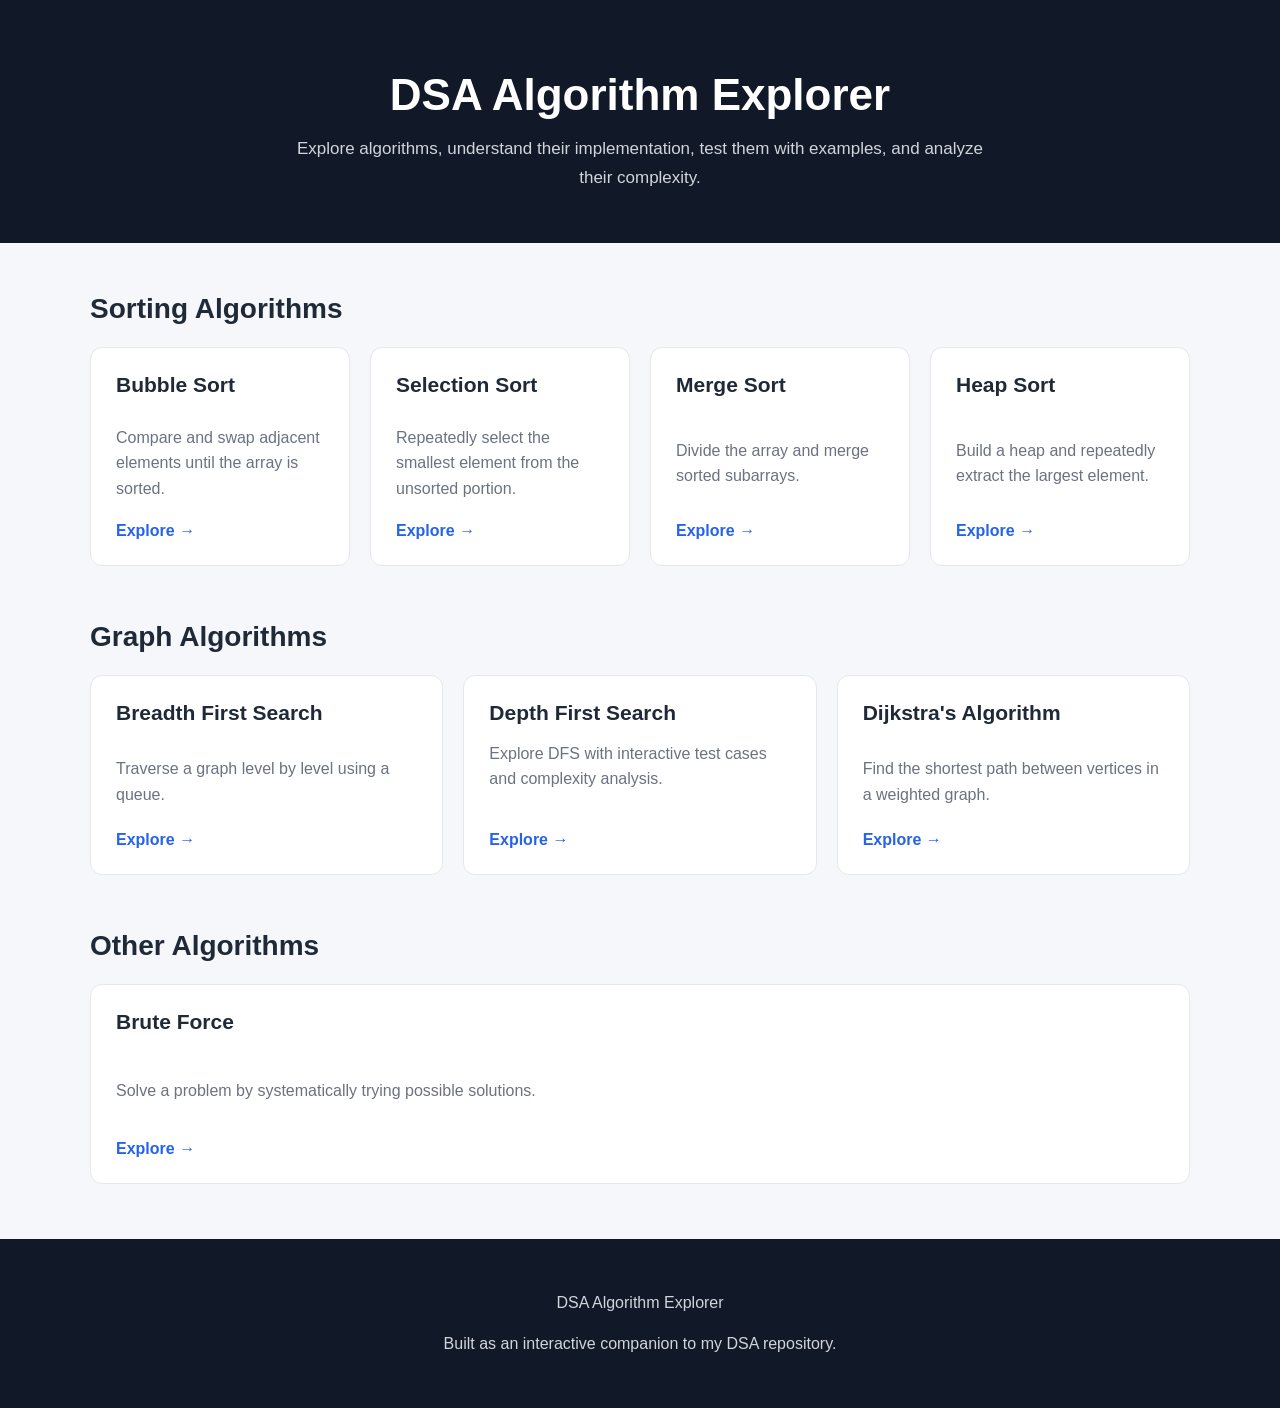
<file: index.html>
<!DOCTYPE html>
<html lang="en">

<head>
    <meta charset="UTF-8">

    <meta name="viewport"
          content="width=device-width, initial-scale=1.0">

    <title>DSA Algorithm Explorer</title>

    <link rel="stylesheet" href="style.css">
</head>

<body>

    <!-- ================= HEADER ================= -->

    <header class="hero">

        <h1>DSA Algorithm Explorer</h1>

        <p>
            Explore algorithms, understand their implementation,
            test them with examples, and analyze their complexity.
        </p>

    </header>


    <!-- ================= MAIN ================= -->

    <main class="container">


        <!-- SORTING -->

        <section class="algorithm-section">

            <h2>Sorting Algorithms</h2>

            <div class="algorithm-grid">


                <!-- Bubble Sort -->

                <a href="bubble-sort.html"
                   class="algorithm-card">

                    <h3>Bubble Sort</h3>

                    <p>
                        Compare and swap adjacent elements
                        until the array is sorted.
                    </p>

                    <span>
                        Explore →
                    </span>

                </a>


                <!-- Selection Sort -->

                <a href="selection-sort.html"
                   class="algorithm-card">

                    <h3>Selection Sort</h3>

                    <p>
                        Repeatedly select the smallest element
                        from the unsorted portion.
                    </p>

                    <span>
                        Explore →
                    </span>

                </a>


                <!-- Merge Sort -->

                <a href="merge-sort.html"
                   class="algorithm-card">

                    <h3>Merge Sort</h3>

                    <p>
                        Divide the array and merge sorted
                        subarrays.
                    </p>

                    <span>
                        Explore →
                    </span>

                </a>


                <!-- Heap Sort -->

                <a href="heap-sort.html"
                   class="algorithm-card">

                    <h3>Heap Sort</h3>

                    <p>
                        Build a heap and repeatedly extract
                        the largest element.
                    </p>

                    <span>
                        Explore →
                    </span>

                </a>

            </div>

        </section>



        <!-- GRAPH ALGORITHMS -->

        <section class="algorithm-section">

            <h2>Graph Algorithms</h2>

            <div class="algorithm-grid">


                <!-- BFS -->

                <a href="bfs.html"
                   class="algorithm-card">

                    <h3>Breadth First Search</h3>

                    <p>
                        Traverse a graph level by level
                        using a queue.
                    </p>

                    <span>
                        Explore →
                    </span>

                </a>


                <!-- DFS -->

                <a href="dfs.html" class="algorithm-card">

    <div>

        <h3>Depth First Search</h3>

        <p>
            Explore DFS with interactive test cases
            and complexity analysis.
        </p>

    </div>

    <span>Explore →</span>

</a>


                <!-- Dijkstra -->

                <a href="dijkstra.html"
                   class="algorithm-card">

                    <h3>Dijkstra's Algorithm</h3>

                    <p>
                        Find the shortest path between
                        vertices in a weighted graph.
                    </p>

                    <span>
                        Explore →
                    </span>

                </a>

            </div>

        </section>



        <!-- BRUTE FORCE -->

        <section class="algorithm-section">

            <h2>Other Algorithms</h2>

            <div class="algorithm-grid">

                <a href="bruteforce.html"
                   class="algorithm-card">

                    <h3>Brute Force</h3>

                    <p>
                        Solve a problem by systematically
                        trying possible solutions.
                    </p>

                    <span>
                        Explore →
                    </span>

                </a>

            </div>

        </section>

    </main>


    <!-- ================= FOOTER ================= -->

    <footer>

        <p>
            DSA Algorithm Explorer
        </p>

        <p>
            Built as an interactive companion to my DSA repository.
        </p>

    </footer>

</body>

</html>
</file>
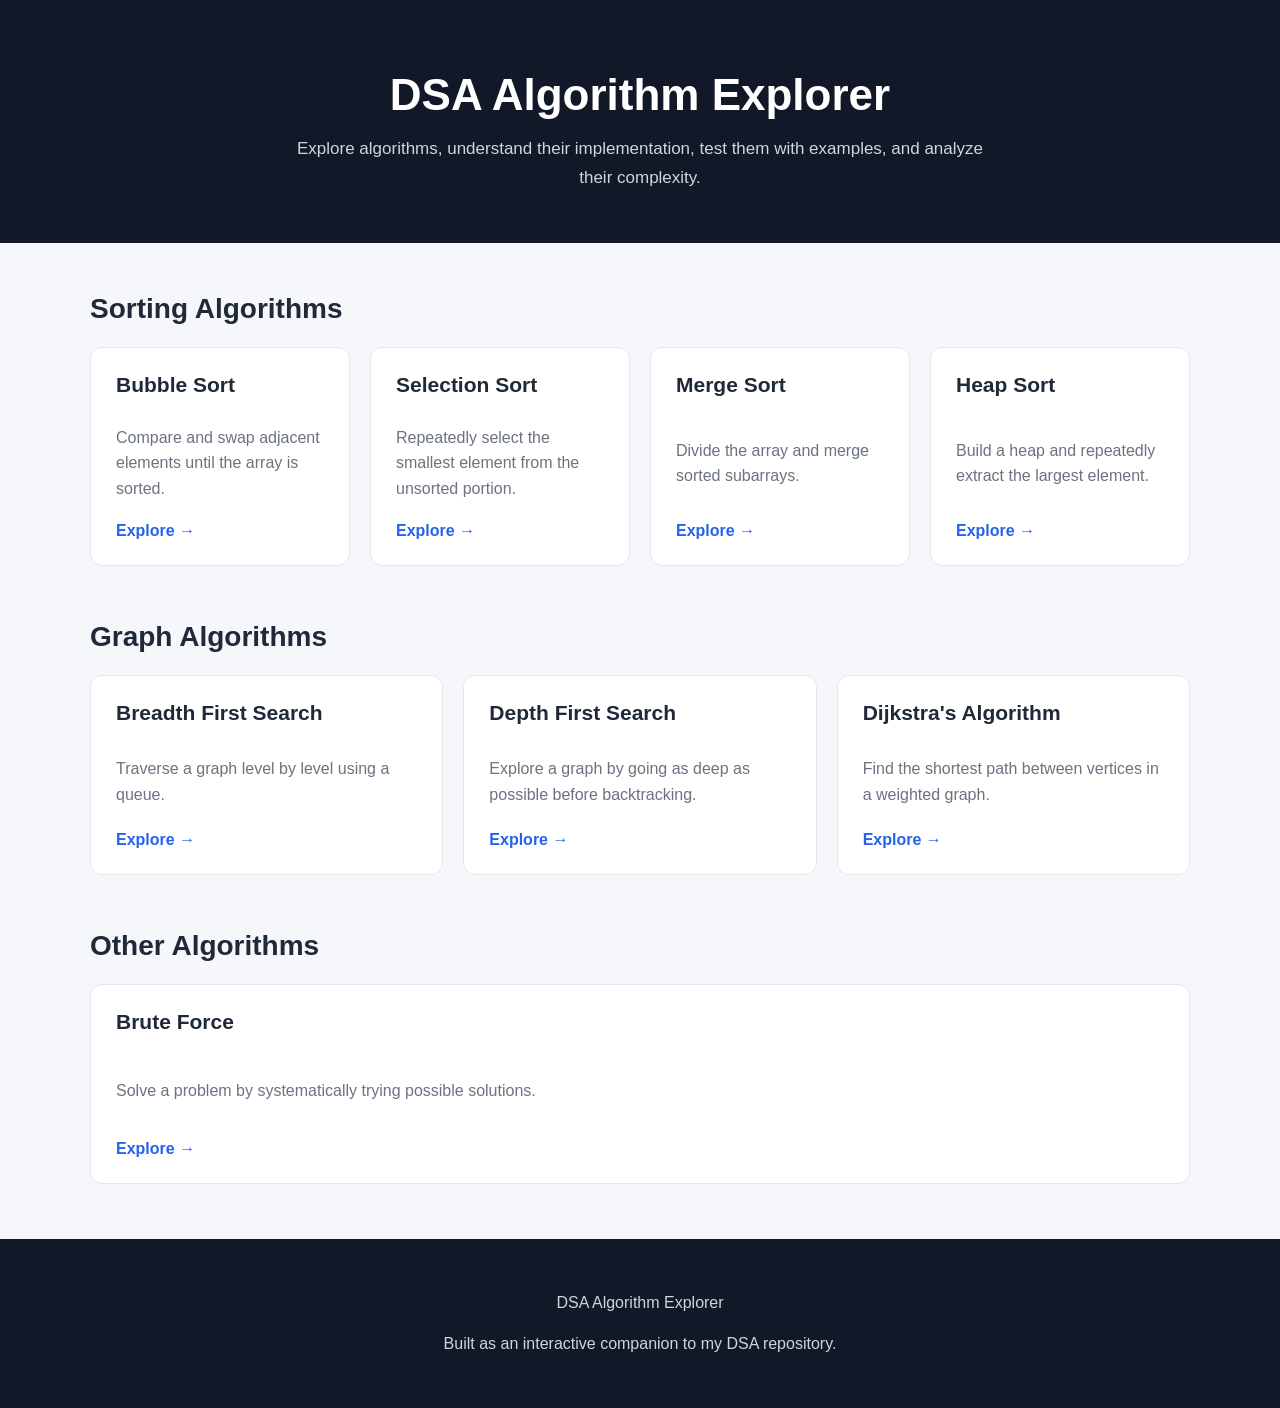
<file: website/index.html>
<!DOCTYPE html>
<html lang="en">

<head>
    <meta charset="UTF-8">

    <meta name="viewport"
          content="width=device-width, initial-scale=1.0">

    <title>DSA Algorithm Explorer</title>

    <link rel="stylesheet" href="style.css">
</head>

<body>

    <!-- ================= HEADER ================= -->

    <header class="hero">

        <h1>DSA Algorithm Explorer</h1>

        <p>
            Explore algorithms, understand their implementation,
            test them with examples, and analyze their complexity.
        </p>

    </header>


    <!-- ================= MAIN ================= -->

    <main class="container">


        <!-- SORTING -->

        <section class="algorithm-section">

            <h2>Sorting Algorithms</h2>

            <div class="algorithm-grid">


                <!-- Bubble Sort -->

                <a href="bubble-sort.html"
                   class="algorithm-card">

                    <h3>Bubble Sort</h3>

                    <p>
                        Compare and swap adjacent elements
                        until the array is sorted.
                    </p>

                    <span>
                        Explore →
                    </span>

                </a>


                <!-- Selection Sort -->

                <a href="selection-sort.html"
                   class="algorithm-card">

                    <h3>Selection Sort</h3>

                    <p>
                        Repeatedly select the smallest element
                        from the unsorted portion.
                    </p>

                    <span>
                        Explore →
                    </span>

                </a>


                <!-- Merge Sort -->

                <a href="merge-sort.html"
                   class="algorithm-card">

                    <h3>Merge Sort</h3>

                    <p>
                        Divide the array and merge sorted
                        subarrays.
                    </p>

                    <span>
                        Explore →
                    </span>

                </a>


                <!-- Heap Sort -->

                <a href="heap-sort.html"
                   class="algorithm-card">

                    <h3>Heap Sort</h3>

                    <p>
                        Build a heap and repeatedly extract
                        the largest element.
                    </p>

                    <span>
                        Explore →
                    </span>

                </a>

            </div>

        </section>



        <!-- GRAPH ALGORITHMS -->

        <section class="algorithm-section">

            <h2>Graph Algorithms</h2>

            <div class="algorithm-grid">


                <!-- BFS -->

                <a href="bfs.html"
                   class="algorithm-card">

                    <h3>Breadth First Search</h3>

                    <p>
                        Traverse a graph level by level
                        using a queue.
                    </p>

                    <span>
                        Explore →
                    </span>

                </a>


                <!-- DFS -->

                <a href="dfs.html"
                   class="algorithm-card">

                    <h3>Depth First Search</h3>

                    <p>
                        Explore a graph by going as deep as
                        possible before backtracking.
                    </p>

                    <span>
                        Explore →
                    </span>

                </a>


                <!-- Dijkstra -->

                <a href="dijkstra.html"
                   class="algorithm-card">

                    <h3>Dijkstra's Algorithm</h3>

                    <p>
                        Find the shortest path between
                        vertices in a weighted graph.
                    </p>

                    <span>
                        Explore →
                    </span>

                </a>

            </div>

        </section>



        <!-- BRUTE FORCE -->

        <section class="algorithm-section">

            <h2>Other Algorithms</h2>

            <div class="algorithm-grid">

                <a href="bruteforce.html"
                   class="algorithm-card">

                    <h3>Brute Force</h3>

                    <p>
                        Solve a problem by systematically
                        trying possible solutions.
                    </p>

                    <span>
                        Explore →
                    </span>

                </a>

            </div>

        </section>

    </main>


    <!-- ================= FOOTER ================= -->

    <footer>

        <p>
            DSA Algorithm Explorer
        </p>

        <p>
            Built as an interactive companion to my DSA repository.
        </p>

    </footer>

</body>

</html>
</file>
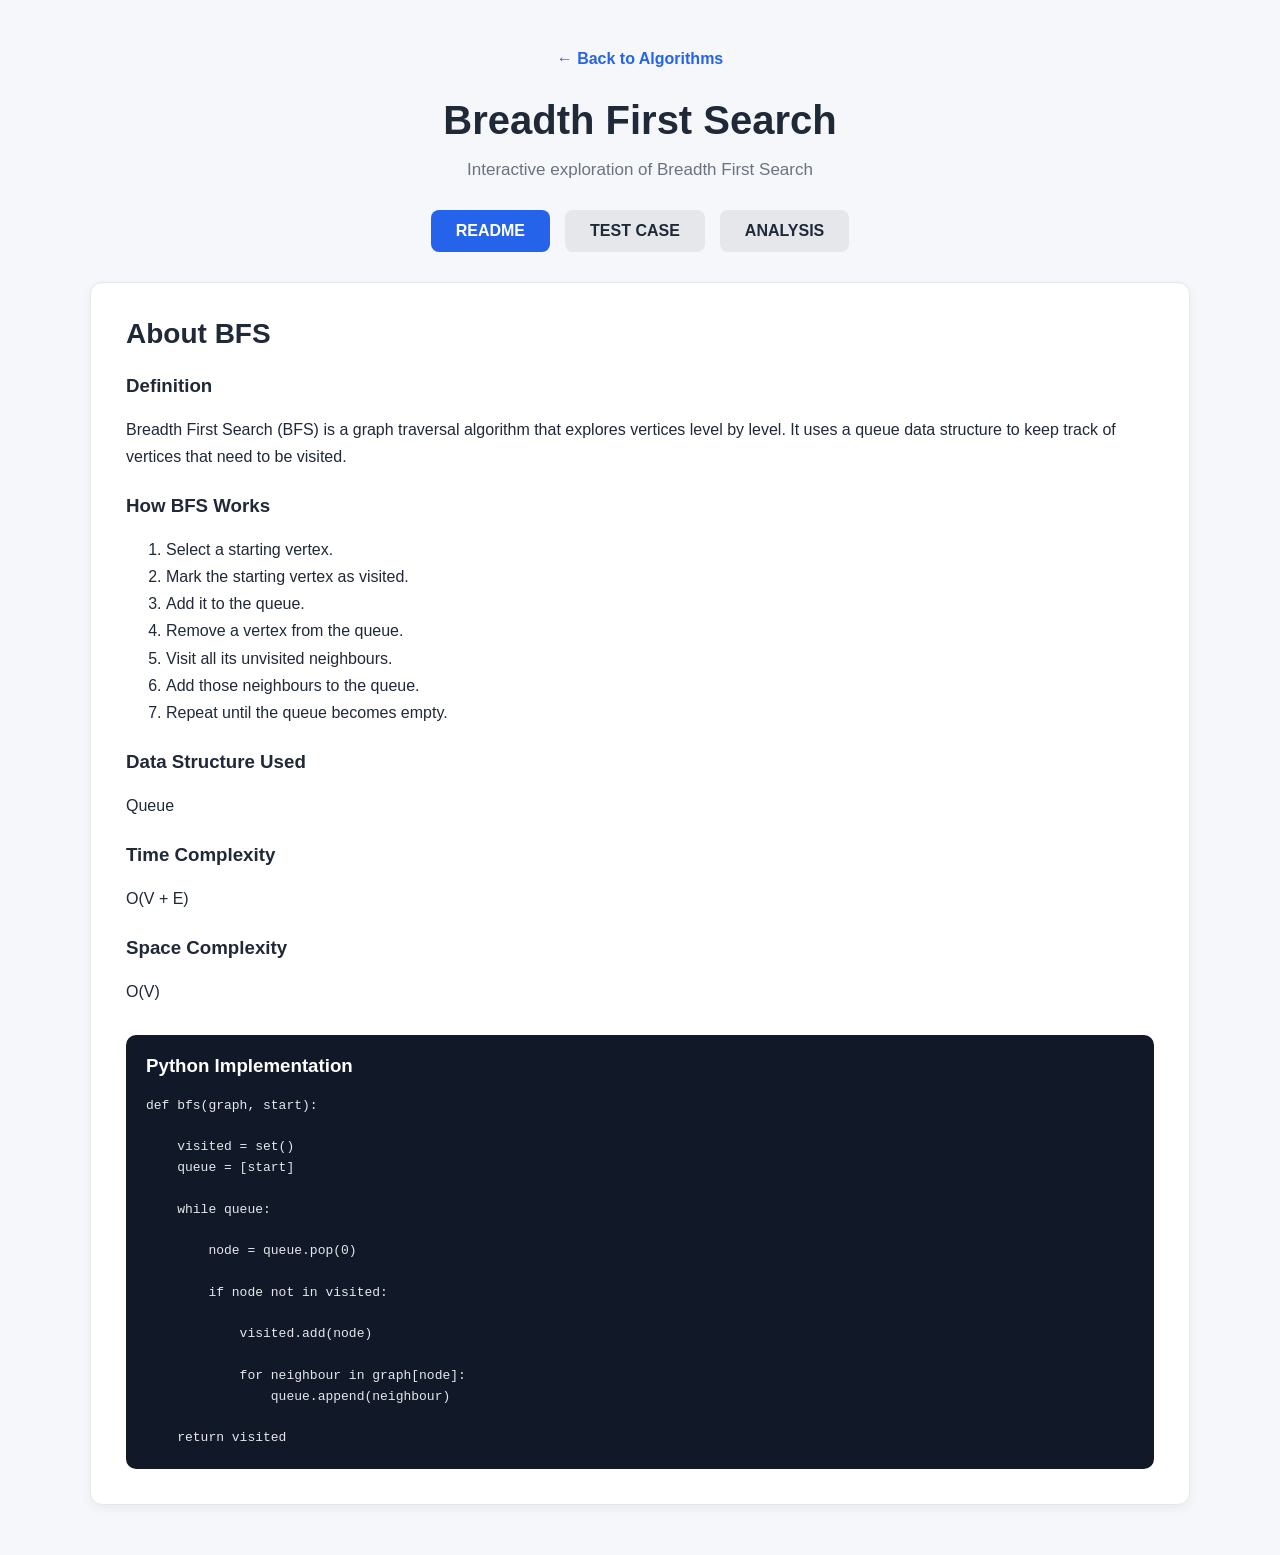
<file: bfs.html>
<!DOCTYPE html>
<html lang="en">

<head>
    <meta charset="UTF-8">
    <meta name="viewport" content="width=device-width, initial-scale=1.0">

    <title>BFS | DSA Explorer</title>

    <link rel="stylesheet" href="style.css">
</head>

<body>

    <div class="container">

        <!-- ================= HEADER ================= -->

        <header class="header">

            <a href="index.html" class="back">
                ← Back to Algorithms
            </a>

            <h1>Breadth First Search</h1>

            <p>
                Interactive exploration of Breadth First Search
            </p>

        </header>


        <!-- ================= THREE BUTTONS ================= -->

        <div class="tabs">

            <button
                class="tab-button active"
                onclick="showTab('readme', this)">
                README
            </button>

            <button
                class="tab-button"
                onclick="showTab('testcase', this)">
                TEST CASE
            </button>

            <button
                class="tab-button"
                onclick="showTab('analysis', this)">
                ANALYSIS
            </button>

        </div>


        <!-- ================================================= -->
        <!-- ===================== README ==================== -->
        <!-- ================================================= -->

        <section id="readme" class="tab-content active">

            <h2>About BFS</h2>

            <h3>Definition</h3>

            <p>
                Breadth First Search (BFS) is a graph traversal
                algorithm that explores vertices level by level.
                It uses a queue data structure to keep track of
                vertices that need to be visited.
            </p>


            <h3>How BFS Works</h3>

            <ol>

                <li>Select a starting vertex.</li>

                <li>
                    Mark the starting vertex as visited.
                </li>

                <li>
                    Add it to the queue.
                </li>

                <li>
                    Remove a vertex from the queue.
                </li>

                <li>
                    Visit all its unvisited neighbours.
                </li>

                <li>
                    Add those neighbours to the queue.
                </li>

                <li>
                    Repeat until the queue becomes empty.
                </li>

            </ol>


            <h3>Data Structure Used</h3>

            <p>
                Queue
            </p>


            <h3>Time Complexity</h3>

            <p>
                O(V + E)
            </p>


            <h3>Space Complexity</h3>

            <p>
                O(V)
            </p>


            <div class="code-box">

                <h3>Python Implementation</h3>

                <pre><code>def bfs(graph, start):

    visited = set()
    queue = [start]

    while queue:

        node = queue.pop(0)

        if node not in visited:

            visited.add(node)

            for neighbour in graph[node]:
                queue.append(neighbour)

    return visited</code></pre>

            </div>

        </section>


        <!-- ================================================= -->
        <!-- =================== TEST CASE =================== -->
        <!-- ================================================= -->

        <section id="testcase" class="tab-content">

            <h2>Test Case</h2>

            <p>
                Let's execute BFS on the following graph.
            </p>


            <!-- GRAPH -->

            <div class="graph-container">

                <div class="node node-a">A</div>

                <div class="node node-b">B</div>

                <div class="node node-c">C</div>

                <div class="node node-d">D</div>

                <div class="node node-e">E</div>

            </div>


            <!-- INPUT -->

            <div class="example-info">

                <h3>Input</h3>

                <pre>graph = {
    "A": ["B", "C"],
    "B": ["D", "E"],
    "C": [],
    "D": [],
    "E": []
}

Starting Node = A</pre>

            </div>


            <!-- EXECUTION -->

            <div class="execution">

                <h3>Execution</h3>

                <div class="execution-box">

                    <p>
                        Current Node:
                        <strong id="current-node">-</strong>
                    </p>

                    <p>
                        Queue:
                        <strong id="queue">A</strong>
                    </p>

                    <p>
                        Visited:
                        <strong id="visited">-</strong>
                    </p>

                </div>


                <div class="controls">

                    <button onclick="runBFS()">
                        ▶ Run
                    </button>

                    <button onclick="nextStep()">
                        ⏭ Next Step
                    </button>

                    <button onclick="resetBFS()">
                        ↻ Reset
                    </button>

                </div>

            </div>


            <!-- OUTPUT -->

            <div class="output">

                <h3>Output</h3>

                <p id="output">
                    -
                </p>

            </div>

        </section>


        <!-- ================================================= -->
        <!-- ===================== ANALYSIS ================== -->
        <!-- ================================================= -->

        <section id="analysis" class="tab-content">

            <h2>Complexity Analysis</h2>


            <!-- TIME COMPLEXITY -->

            <div class="complexity-card">

                <h3>Time Complexity</h3>

                <p class="complexity">
                    O(V + E)
                </p>

                <p>
                    V = Number of vertices
                    <br>
                    E = Number of edges
                </p>

            </div>


            <!-- SPACE COMPLEXITY -->

            <div class="complexity-card">

                <h3>Space Complexity</h3>

                <p class="complexity">
                    O(V)
                </p>

                <p>
                    BFS requires additional space for the
                    queue and visited vertices.
                </p>

            </div>


            <!-- ================= TIME GRAPH ================= -->

            <div class="benchmark">

                <h3>Time Complexity</h3>

                <img
                    src="graphs/bfs_time.png"
                    alt="BFS time complexity benchmark">

            </div>


            <!-- ================= SPACE GRAPH ================= -->

            <div class="benchmark">

                <h3>Space Complexity</h3>

                <img
                    src="graphs/bfs_space.png"
                    alt="BFS space complexity benchmark">

            </div>

        </section>

    </div>


    <!-- ================= JAVASCRIPT ================= -->

    <script src="js/bfs.js"></script>


    <!-- TAB JAVASCRIPT -->

    <script>

        function showTab(tabId, button) {

            // Get all tab contents
            const contents =
                document.querySelectorAll(".tab-content");

            // Hide all sections
            contents.forEach(function(content) {

                content.classList.remove("active");

            });


            // Get all tab buttons
            const buttons =
                document.querySelectorAll(".tab-button");

            // Remove active from all buttons
            buttons.forEach(function(btn) {

                btn.classList.remove("active");

            });


            // Show selected section
            const selectedTab =
                document.getElementById(tabId);

            selectedTab.classList.add("active");


            // Highlight selected button
            button.classList.add("active");

        }

    </script>

</body>

</html>
</file>
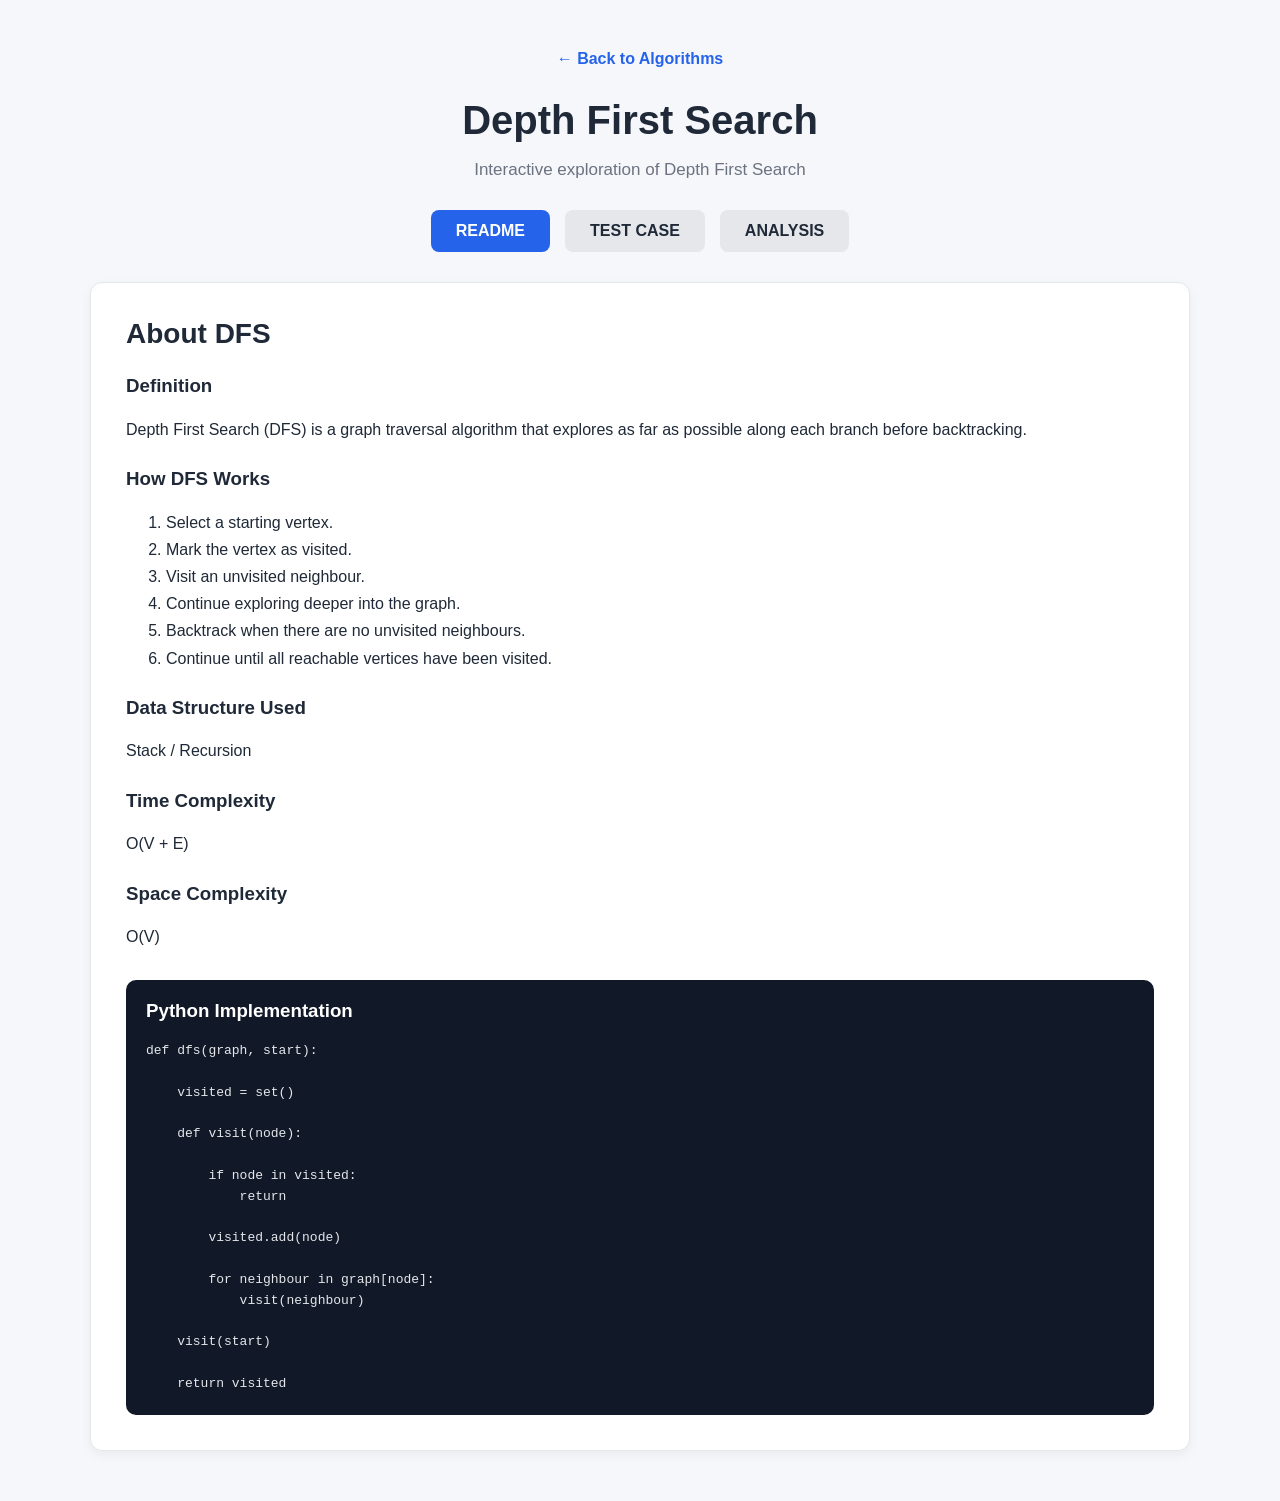
<file: dfs.html>
<!DOCTYPE html>
<html lang="en">

<head>
    <meta charset="UTF-8">
    <meta name="viewport" content="width=device-width, initial-scale=1.0">

    <title>Depth First Search | DSA Explorer</title>

    <link rel="stylesheet" href="style.css">
</head>


<body>

<div class="container">


    <!-- ================= HEADER ================= -->

    <header class="header">

        <a href="index.html" class="back">
            ← Back to Algorithms
        </a>

        <h1>Depth First Search</h1>

        <p>
            Interactive exploration of Depth First Search
        </p>

    </header>


    <!-- ================= TABS ================= -->

    <div class="tabs">

        <button
            class="tab-button active"
            onclick="showTab('readme', this)">
            README
        </button>

        <button
            class="tab-button"
            onclick="showTab('testcase', this)">
            TEST CASE
        </button>

        <button
            class="tab-button"
            onclick="showTab('analysis', this)">
            ANALYSIS
        </button>

    </div>


    <!-- ================================================= -->
    <!-- ===================== README ==================== -->
    <!-- ================================================= -->

    <section id="readme" class="tab-content active">

        <h2>About DFS</h2>


        <h3>Definition</h3>

        <p>
            Depth First Search (DFS) is a graph traversal
            algorithm that explores as far as possible along
            each branch before backtracking.
        </p>


        <h3>How DFS Works</h3>

        <ol>

            <li>
                Select a starting vertex.
            </li>

            <li>
                Mark the vertex as visited.
            </li>

            <li>
                Visit an unvisited neighbour.
            </li>

            <li>
                Continue exploring deeper into the graph.
            </li>

            <li>
                Backtrack when there are no unvisited
                neighbours.
            </li>

            <li>
                Continue until all reachable vertices
                have been visited.
            </li>

        </ol>


        <h3>Data Structure Used</h3>

        <p>
            Stack / Recursion
        </p>


        <h3>Time Complexity</h3>

        <p>
            O(V + E)
        </p>


        <h3>Space Complexity</h3>

        <p>
            O(V)
        </p>


        <div class="code-box">

            <h3>Python Implementation</h3>

            <pre><code>def dfs(graph, start):

    visited = set()

    def visit(node):

        if node in visited:
            return

        visited.add(node)

        for neighbour in graph[node]:
            visit(neighbour)

    visit(start)

    return visited</code></pre>

        </div>

    </section>


    <!-- ================================================= -->
    <!-- =================== TEST CASE =================== -->
    <!-- ================================================= -->

    <section id="testcase" class="tab-content">

        <h2>Test Case</h2>

        <p>
            Let's execute DFS on the following graph.
        </p>


        <!-- GRAPH -->

        <div class="graph-container">

            <div class="node node-a">A</div>

            <div class="node node-b">B</div>

            <div class="node node-c">C</div>

            <div class="node node-d">D</div>

            <div class="node node-e">E</div>

        </div>


        <!-- INPUT -->

        <div class="example-info">

            <h3>Input</h3>

            <pre>graph = {
    "A": ["B", "C"],
    "B": ["D", "E"],
    "C": [],
    "D": [],
    "E": []
}

Starting Node = A</pre>

        </div>


        <!-- EXECUTION -->

        <div class="execution">

            <h3>Execution</h3>


            <div class="execution-box">

                <p>
                    Current Node:
                    <strong id="current-node">-</strong>
                </p>

                <p>
                    Stack:
                    <strong id="queue">A</strong>
                </p>

                <p>
                    Visited:
                    <strong id="visited">-</strong>
                </p>

            </div>


            <div class="controls">

                <button onclick="runDFS()">
                    ▶ Run
                </button>

                <button onclick="nextStep()">
                    ⏭ Next Step
                </button>

                <button onclick="resetDFS()">
                    ↻ Reset
                </button>

            </div>

        </div>


        <!-- OUTPUT -->

        <div class="output">

            <h3>Output</h3>

            <p id="output">
                -
            </p>

        </div>

    </section>


    <!-- ================================================= -->
    <!-- ===================== ANALYSIS ================== -->
    <!-- ================================================= -->

    <section id="analysis" class="tab-content">

        <h2>Complexity Analysis</h2>


        <div class="complexity-card">

            <h3>Time Complexity</h3>

            <p class="complexity">
                O(V + E)
            </p>

            <p>
                V = Number of vertices
                <br>
                E = Number of edges
            </p>

        </div>


        <div class="complexity-card">

            <h3>Space Complexity</h3>

            <p class="complexity">
                O(V)
            </p>

            <p>
                DFS requires additional space for the
                visited vertices and recursion stack.
            </p>

        </div>


        <!-- DFS GRAPHS WILL BE ADDED LATER -->

        <div class="benchmark">
    <h3>Time Complexity</h3>
    <img src="graphs/dfs_time.png" alt="DFS time complexity">
</div>

<div class="benchmark">
    <h3>Space Complexity</h3>
    <img src="graphs/dfs_space.png" alt="DFS space complexity">
</div>

    </section>

</div>


<!-- DFS JAVASCRIPT -->

<script src="js/dfs.js"></script>


<!-- TAB FUNCTION -->

<script>

function showTab(tabId, button) {

    const contents =
        document.querySelectorAll(".tab-content");

    contents.forEach(function(content) {

        content.classList.remove("active");

    });


    const buttons =
        document.querySelectorAll(".tab-button");

    buttons.forEach(function(btn) {

        btn.classList.remove("active");

    });


    document
        .getElementById(tabId)
        .classList.add("active");


    button.classList.add("active");

}

</script>


</body>

</html>
</file>
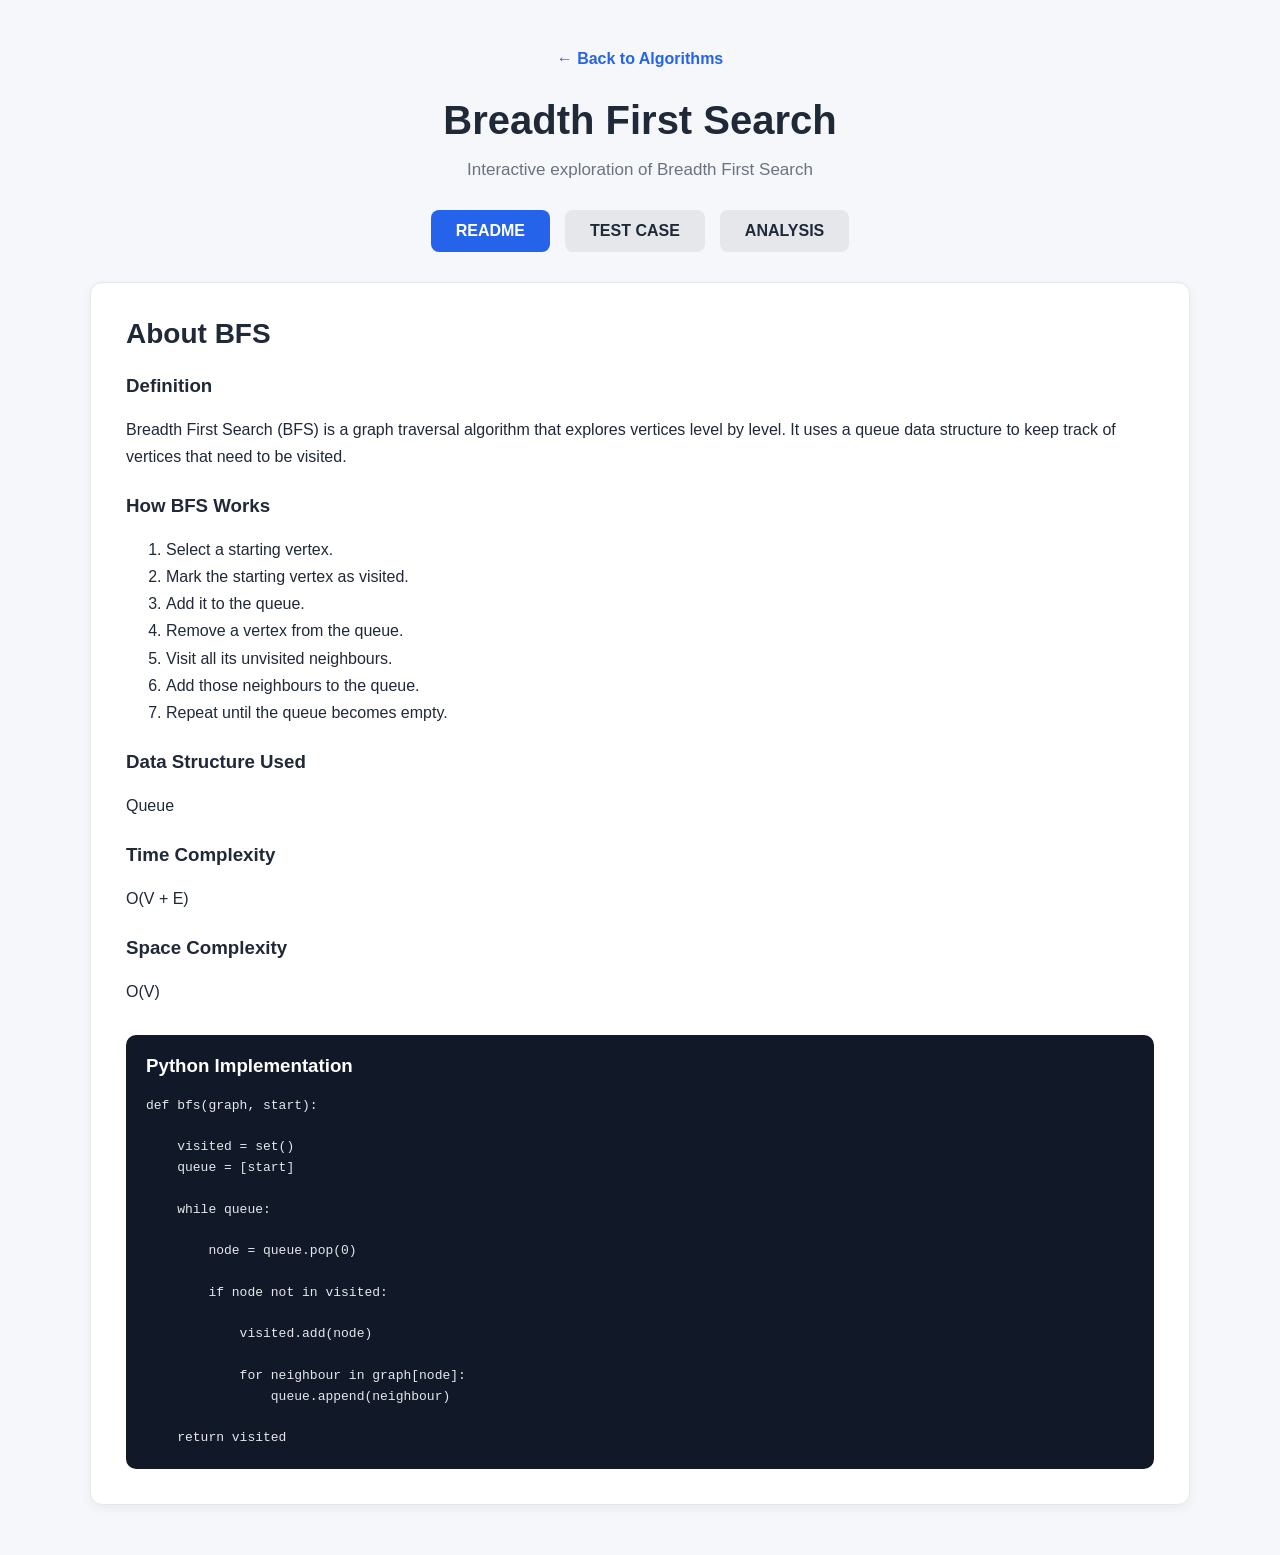
<file: website/bfs.html>
<!DOCTYPE html>
<html lang="en">

<head>
    <meta charset="UTF-8">
    <meta name="viewport" content="width=device-width, initial-scale=1.0">

    <title>BFS | DSA Explorer</title>

    <link rel="stylesheet" href="style.css">
</head>

<body>

    <div class="container">

        <!-- ================= HEADER ================= -->

        <header class="header">

            <a href="index.html" class="back">
                ← Back to Algorithms
            </a>

            <h1>Breadth First Search</h1>

            <p>
                Interactive exploration of Breadth First Search
            </p>

        </header>


        <!-- ================= THREE BUTTONS ================= -->

        <div class="tabs">

            <button
                class="tab-button active"
                onclick="showTab('readme', this)">
                README
            </button>

            <button
                class="tab-button"
                onclick="showTab('testcase', this)">
                TEST CASE
            </button>

            <button
                class="tab-button"
                onclick="showTab('analysis', this)">
                ANALYSIS
            </button>

        </div>


        <!-- ================================================= -->
        <!-- ===================== README ==================== -->
        <!-- ================================================= -->

        <section id="readme" class="tab-content active">

            <h2>About BFS</h2>

            <h3>Definition</h3>

            <p>
                Breadth First Search (BFS) is a graph traversal
                algorithm that explores vertices level by level.
                It uses a queue data structure to keep track of
                vertices that need to be visited.
            </p>


            <h3>How BFS Works</h3>

            <ol>

                <li>Select a starting vertex.</li>

                <li>
                    Mark the starting vertex as visited.
                </li>

                <li>
                    Add it to the queue.
                </li>

                <li>
                    Remove a vertex from the queue.
                </li>

                <li>
                    Visit all its unvisited neighbours.
                </li>

                <li>
                    Add those neighbours to the queue.
                </li>

                <li>
                    Repeat until the queue becomes empty.
                </li>

            </ol>


            <h3>Data Structure Used</h3>

            <p>
                Queue
            </p>


            <h3>Time Complexity</h3>

            <p>
                O(V + E)
            </p>


            <h3>Space Complexity</h3>

            <p>
                O(V)
            </p>


            <div class="code-box">

                <h3>Python Implementation</h3>

                <pre><code>def bfs(graph, start):

    visited = set()
    queue = [start]

    while queue:

        node = queue.pop(0)

        if node not in visited:

            visited.add(node)

            for neighbour in graph[node]:
                queue.append(neighbour)

    return visited</code></pre>

            </div>

        </section>


        <!-- ================================================= -->
        <!-- =================== TEST CASE =================== -->
        <!-- ================================================= -->

        <section id="testcase" class="tab-content">

            <h2>Test Case</h2>

            <p>
                Let's execute BFS on the following graph.
            </p>


            <!-- GRAPH -->

            <div class="graph-container">

                <div class="node node-a">A</div>

                <div class="node node-b">B</div>

                <div class="node node-c">C</div>

                <div class="node node-d">D</div>

                <div class="node node-e">E</div>

            </div>


            <!-- INPUT -->

            <div class="example-info">

                <h3>Input</h3>

                <pre>graph = {
    "A": ["B", "C"],
    "B": ["D", "E"],
    "C": [],
    "D": [],
    "E": []
}

Starting Node = A</pre>

            </div>


            <!-- EXECUTION -->

            <div class="execution">

                <h3>Execution</h3>

                <div class="execution-box">

                    <p>
                        Current Node:
                        <strong id="current-node">-</strong>
                    </p>

                    <p>
                        Queue:
                        <strong id="queue">A</strong>
                    </p>

                    <p>
                        Visited:
                        <strong id="visited">-</strong>
                    </p>

                </div>


                <div class="controls">

                    <button onclick="runBFS()">
                        ▶ Run
                    </button>

                    <button onclick="nextStep()">
                        ⏭ Next Step
                    </button>

                    <button onclick="resetBFS()">
                        ↻ Reset
                    </button>

                </div>

            </div>


            <!-- OUTPUT -->

            <div class="output">

                <h3>Output</h3>

                <p id="output">
                    -
                </p>

            </div>

        </section>


        <!-- ================================================= -->
        <!-- ===================== ANALYSIS ================== -->
        <!-- ================================================= -->

        <section id="analysis" class="tab-content">

            <h2>Complexity Analysis</h2>


            <!-- TIME COMPLEXITY -->

            <div class="complexity-card">

                <h3>Time Complexity</h3>

                <p class="complexity">
                    O(V + E)
                </p>

                <p>
                    V = Number of vertices
                    <br>
                    E = Number of edges
                </p>

            </div>


            <!-- SPACE COMPLEXITY -->

            <div class="complexity-card">

                <h3>Space Complexity</h3>

                <p class="complexity">
                    O(V)
                </p>

                <p>
                    BFS requires additional space for the
                    queue and visited vertices.
                </p>

            </div>


            <!-- ================= TIME GRAPH ================= -->

            <div class="benchmark">

                <h3>Benchmark — Time Complexity</h3>

                <img
                    src="../graphs/bfs_time.png"
                    alt="BFS time complexity benchmark">

            </div>


            <!-- ================= SPACE GRAPH ================= -->

            <div class="benchmark">

                <h3>Benchmark — Space Complexity</h3>

                <img
                    src="../graphs/bfs_space.png"
                    alt="BFS space complexity benchmark">

            </div>

        </section>

    </div>


    <!-- ================= JAVASCRIPT ================= -->

    <script src="js/bfs.js"></script>


    <!-- TAB JAVASCRIPT -->

    <script>

        function showTab(tabId, button) {

            // Get all tab contents
            const contents =
                document.querySelectorAll(".tab-content");

            // Hide all sections
            contents.forEach(function(content) {

                content.classList.remove("active");

            });


            // Get all tab buttons
            const buttons =
                document.querySelectorAll(".tab-button");

            // Remove active from all buttons
            buttons.forEach(function(btn) {

                btn.classList.remove("active");

            });


            // Show selected section
            const selectedTab =
                document.getElementById(tabId);

            selectedTab.classList.add("active");


            // Highlight selected button
            button.classList.add("active");

        }

    </script>

</body>

</html>
</file>
<file: style.css>
/* =========================================
   GENERAL
========================================= */

* {
    box-sizing: border-box;
}

body {
    margin: 0;

    font-family:
        Arial,
        Helvetica,
        sans-serif;

    background: #f5f7fb;

    color: #1f2937;
}


/* =========================================
   HERO
========================================= */

.hero {
    text-align: center;

    padding: 70px 20px 50px;

    background: #111827;

    color: white;
}

.hero h1 {
    margin: 0 0 15px;

    font-size: 44px;
}

.hero p {
    max-width: 700px;

    margin: auto;

    line-height: 1.7;

    color: #d1d5db;

    font-size: 17px;
}


/* =========================================
   MAIN CONTAINER
========================================= */

.container {
    width: 90%;

    max-width: 1100px;

    margin: 50px auto;
}


/* =========================================
   ALGORITHM SECTIONS
========================================= */

.algorithm-section {
    margin-bottom: 55px;
}

.algorithm-section h2 {
    font-size: 28px;

    margin-bottom: 22px;
}


/* =========================================
   ALGORITHM GRID
========================================= */

.algorithm-grid {
    display: grid;

    grid-template-columns:
        repeat(auto-fit, minmax(240px, 1fr));

    gap: 20px;
}


/* =========================================
   ALGORITHM CARD
========================================= */

.algorithm-card {
    display: flex;

    flex-direction: column;

    justify-content: space-between;

    min-height: 200px;

    padding: 25px;

    background: white;

    border: 1px solid #e5e7eb;

    border-radius: 12px;

    text-decoration: none;

    color: inherit;

    transition:
        transform 0.2s ease,
        box-shadow 0.2s ease;
}


/* Card hover */

.algorithm-card:hover {
    transform: translateY(-5px);

    box-shadow:
        0 10px 25px rgba(0, 0, 0, 0.08);
}


.algorithm-card h3 {
    margin-top: 0;

    margin-bottom: 12px;

    font-size: 21px;
}


.algorithm-card p {
    color: #6b7280;

    line-height: 1.6;

    margin-bottom: 20px;
}


.algorithm-card span {
    color: #2563eb;

    font-weight: bold;
}


/* =========================================
   BFS / ALGORITHM PAGE HEADER
========================================= */

.header {
    text-align: center;

    margin-bottom: 20px;
}

.header h1 {
    font-size: 40px;

    margin: 20px 0 10px;
}

.header p {
    color: #6b7280;

    font-size: 17px;
}

.back {
    display: inline-block;

    color: #2563eb;

    text-decoration: none;

    font-weight: bold;

    margin-bottom: 10px;
}

.back:hover {
    text-decoration: underline;
}


/* =========================================
   TABS
========================================= */

.tabs {
    display: flex;

    justify-content: center;

    gap: 15px;

    margin: 30px 0;

    flex-wrap: wrap;
}

.tab-button {
    padding: 12px 25px;

    border: none;

    border-radius: 8px;

    background: #e5e7eb;

    color: #1f2937;

    font-size: 16px;

    font-weight: 600;

    cursor: pointer;

    transition:
        background 0.2s ease,
        transform 0.2s ease;
}

.tab-button:hover {
    background: #d1d5db;

    transform: translateY(-2px);
}

.tab-button.active {
    background: #2563eb;

    color: white;
}


/* =========================================
   TAB CONTENT
========================================= */

/*
   Hide all sections by default.
*/

.tab-content {
    display: none;

    background: white;

    padding: 35px;

    border-radius: 12px;

    border: 1px solid #e5e7eb;

    box-shadow:
        0 4px 12px rgba(0, 0, 0, 0.05);
}


/*
   Only the selected tab is displayed.
*/

.tab-content.active {
    display: block;
}


/* =========================================
   SECTION HEADINGS
========================================= */

.tab-content h2 {
    margin-top: 0;

    font-size: 28px;
}

.tab-content h3 {
    margin-top: 25px;
}

.tab-content p,
.tab-content li {
    line-height: 1.7;
}


/* =========================================
   CODE BOX
========================================= */

.code-box {
    margin-top: 30px;

    background: #111827;

    border-radius: 10px;

    padding: 20px;

    overflow-x: auto;
}

.code-box h3 {
    color: white;

    margin-top: 0;
}

.code-box pre {
    margin: 0;

    color: #e5e7eb;

    line-height: 1.6;

    overflow-x: auto;
}


/* =========================================
   TEST CASE GRAPH
========================================= */

.graph-container {
    position: relative;

    min-height: 250px;

    margin: 30px 0;

    background: #f9fafb;

    border: 1px solid #e5e7eb;

    border-radius: 12px;
}

.node {
    position: absolute;

    width: 50px;

    height: 50px;

    display: flex;

    align-items: center;

    justify-content: center;

    border-radius: 50%;

    background: #2563eb;

    color: white;

    font-weight: bold;
}


/* Node positions */

.node-a {
    top: 30px;
    left: 50%;
}

.node-b {
    top: 120px;
    left: 30%;
}

.node-c {
    top: 120px;
    left: 65%;
}

.node-d {
    top: 200px;
    left: 20%;
}

.node-e {
    top: 200px;
    left: 40%;
}


/* =========================================
   INPUT / EXAMPLE
========================================= */

.example-info {
    margin-top: 25px;

    background: #f9fafb;

    border: 1px solid #e5e7eb;

    border-radius: 10px;

    padding: 20px;

    overflow-x: auto;
}

.example-info h3 {
    margin-top: 0;
}

.example-info pre {
    margin: 0;

    line-height: 1.6;
}


/* =========================================
   EXECUTION
========================================= */

.execution {
    margin-top: 30px;
}

.execution-box {
    padding: 20px;

    background: #f9fafb;

    border: 1px solid #e5e7eb;

    border-radius: 10px;
}

.execution-box p {
    margin: 10px 0;
}


/* =========================================
   BUTTONS
========================================= */

.controls {
    display: flex;

    gap: 12px;

    margin-top: 20px;

    flex-wrap: wrap;
}

.controls button {
    padding: 11px 18px;

    border: none;

    border-radius: 8px;

    background: #2563eb;

    color: white;

    font-size: 14px;

    font-weight: 600;

    cursor: pointer;

    transition: 0.2s ease;
}

.controls button:hover {
    background: #1d4ed8;

    transform: translateY(-2px);
}


/* =========================================
   OUTPUT
========================================= */

.output {
    margin-top: 30px;

    padding: 20px;

    background: #f9fafb;

    border: 1px solid #e5e7eb;

    border-radius: 10px;
}

.output h3 {
    margin-top: 0;
}


/* =========================================
   COMPLEXITY CARDS
========================================= */

.complexity-card {
    background: #f9fafb;

    padding: 25px;

    margin: 20px 0;

    border-radius: 12px;

    border: 1px solid #e5e7eb;
}

.complexity-card h3 {
    margin-top: 0;
}

.complexity {
    font-size: 28px;

    font-weight: bold;

    color: #2563eb;
}


/* =========================================
   BENCHMARK GRAPH CONTAINER
========================================= */

.benchmark {
    margin: 30px auto;

    padding: 20px;

    background: white;

    border: 1px solid #e5e7eb;

    border-radius: 12px;

    max-width: 750px;

    box-shadow:
        0 4px 12px rgba(0, 0, 0, 0.06);

    overflow: hidden;
}


/* Graph title */

.benchmark h3 {
    text-align: center;

    margin-top: 0;

    margin-bottom: 15px;

    font-size: 20px;
}


/* =========================================
   GRAPH IMAGE SIZE
========================================= */

/*
   Keeps the graph inside the website
   borders and prevents it becoming huge.
*/

.benchmark img {
    display: block;

    width: 100%;

    max-width: 650px;

    height: auto;

    margin: 0 auto;

    border-radius: 8px;
}


/* =========================================
   FOOTER
========================================= */

footer {
    text-align: center;

    padding: 35px 20px;

    background: #111827;

    color: #d1d5db;

    line-height: 1.6;
}


/* =========================================
   MOBILE
========================================= */

@media (max-width: 600px) {

    .hero {
        padding: 50px 20px 40px;
    }

    .hero h1 {
        font-size: 32px;
    }

    .hero p {
        font-size: 15px;
    }

    .container {
        width: 92%;

        margin-top: 35px;
    }

    .algorithm-section h2 {
        font-size: 24px;
    }

    .algorithm-grid {
        grid-template-columns: 1fr;
    }


    /* BFS header */

    .header h1 {
        font-size: 30px;
    }


    /* Tabs */

    .tabs {
        flex-direction: column;

        gap: 10px;
    }

    .tab-button {
        width: 100%;
    }


    /* Tab content */

    .tab-content {
        padding: 20px;
    }


    /* Graph */

    .benchmark {
        width: 100%;

        padding: 15px;
    }

    .benchmark img {
        width: 100%;

        max-width: 100%;
    }


    /* Test graph */

    .graph-container {
        min-height: 220px;
    }

}
/* =========================================
   TEST CASE SELECT
========================================= */

#test-select {
    width: 100%;

    max-width: 500px;

    padding: 12px;

    border: 1px solid #d1d5db;

    border-radius: 8px;

    background: white;

    color: #1f2937;

    font-size: 15px;

    cursor: pointer;
}


/* =========================================
   TEST RESULT
========================================= */

.test-pass {
    margin-top: 15px;

    font-weight: bold;

    color: #16a34a;
}

.test-fail {
    margin-top: 15px;

    font-weight: bold;

    color: #dc2626;
}
</file>
<file: website/style.css>
/* =========================================
   GENERAL
========================================= */

* {
    box-sizing: border-box;
}

body {
    margin: 0;

    font-family:
        Arial,
        Helvetica,
        sans-serif;

    background: #f5f7fb;

    color: #1f2937;
}


/* =========================================
   HERO
========================================= */

.hero {
    text-align: center;

    padding: 70px 20px 50px;

    background: #111827;

    color: white;
}

.hero h1 {
    margin: 0 0 15px;

    font-size: 44px;
}

.hero p {
    max-width: 700px;

    margin: auto;

    line-height: 1.7;

    color: #d1d5db;

    font-size: 17px;
}


/* =========================================
   MAIN CONTAINER
========================================= */

.container {
    width: 90%;

    max-width: 1100px;

    margin: 50px auto;
}


/* =========================================
   ALGORITHM SECTIONS
========================================= */

.algorithm-section {
    margin-bottom: 55px;
}

.algorithm-section h2 {
    font-size: 28px;

    margin-bottom: 22px;
}


/* =========================================
   ALGORITHM GRID
========================================= */

.algorithm-grid {
    display: grid;

    grid-template-columns:
        repeat(auto-fit, minmax(240px, 1fr));

    gap: 20px;
}


/* =========================================
   ALGORITHM CARD
========================================= */

.algorithm-card {
    display: flex;

    flex-direction: column;

    justify-content: space-between;

    min-height: 200px;

    padding: 25px;

    background: white;

    border: 1px solid #e5e7eb;

    border-radius: 12px;

    text-decoration: none;

    color: inherit;

    transition:
        transform 0.2s ease,
        box-shadow 0.2s ease;
}


/* Card hover */

.algorithm-card:hover {
    transform: translateY(-5px);

    box-shadow:
        0 10px 25px rgba(0, 0, 0, 0.08);
}


.algorithm-card h3 {
    margin-top: 0;

    margin-bottom: 12px;

    font-size: 21px;
}


.algorithm-card p {
    color: #6b7280;

    line-height: 1.6;

    margin-bottom: 20px;
}


.algorithm-card span {
    color: #2563eb;

    font-weight: bold;
}


/* =========================================
   BFS / ALGORITHM PAGE HEADER
========================================= */

.header {
    text-align: center;

    margin-bottom: 20px;
}

.header h1 {
    font-size: 40px;

    margin: 20px 0 10px;
}

.header p {
    color: #6b7280;

    font-size: 17px;
}

.back {
    display: inline-block;

    color: #2563eb;

    text-decoration: none;

    font-weight: bold;

    margin-bottom: 10px;
}

.back:hover {
    text-decoration: underline;
}


/* =========================================
   TABS
========================================= */

.tabs {
    display: flex;

    justify-content: center;

    gap: 15px;

    margin: 30px 0;

    flex-wrap: wrap;
}

.tab-button {
    padding: 12px 25px;

    border: none;

    border-radius: 8px;

    background: #e5e7eb;

    color: #1f2937;

    font-size: 16px;

    font-weight: 600;

    cursor: pointer;

    transition:
        background 0.2s ease,
        transform 0.2s ease;
}

.tab-button:hover {
    background: #d1d5db;

    transform: translateY(-2px);
}

.tab-button.active {
    background: #2563eb;

    color: white;
}


/* =========================================
   TAB CONTENT
========================================= */

/*
   Hide all sections by default.
*/

.tab-content {
    display: none;

    background: white;

    padding: 35px;

    border-radius: 12px;

    border: 1px solid #e5e7eb;

    box-shadow:
        0 4px 12px rgba(0, 0, 0, 0.05);
}


/*
   Only the selected tab is displayed.
*/

.tab-content.active {
    display: block;
}


/* =========================================
   SECTION HEADINGS
========================================= */

.tab-content h2 {
    margin-top: 0;

    font-size: 28px;
}

.tab-content h3 {
    margin-top: 25px;
}

.tab-content p,
.tab-content li {
    line-height: 1.7;
}


/* =========================================
   CODE BOX
========================================= */

.code-box {
    margin-top: 30px;

    background: #111827;

    border-radius: 10px;

    padding: 20px;

    overflow-x: auto;
}

.code-box h3 {
    color: white;

    margin-top: 0;
}

.code-box pre {
    margin: 0;

    color: #e5e7eb;

    line-height: 1.6;

    overflow-x: auto;
}


/* =========================================
   TEST CASE GRAPH
========================================= */

.graph-container {
    position: relative;

    min-height: 250px;

    margin: 30px 0;

    background: #f9fafb;

    border: 1px solid #e5e7eb;

    border-radius: 12px;
}

.node {
    position: absolute;

    width: 50px;

    height: 50px;

    display: flex;

    align-items: center;

    justify-content: center;

    border-radius: 50%;

    background: #2563eb;

    color: white;

    font-weight: bold;
}


/* Node positions */

.node-a {
    top: 30px;
    left: 50%;
}

.node-b {
    top: 120px;
    left: 30%;
}

.node-c {
    top: 120px;
    left: 65%;
}

.node-d {
    top: 200px;
    left: 20%;
}

.node-e {
    top: 200px;
    left: 40%;
}


/* =========================================
   INPUT / EXAMPLE
========================================= */

.example-info {
    margin-top: 25px;

    background: #f9fafb;

    border: 1px solid #e5e7eb;

    border-radius: 10px;

    padding: 20px;

    overflow-x: auto;
}

.example-info h3 {
    margin-top: 0;
}

.example-info pre {
    margin: 0;

    line-height: 1.6;
}


/* =========================================
   EXECUTION
========================================= */

.execution {
    margin-top: 30px;
}

.execution-box {
    padding: 20px;

    background: #f9fafb;

    border: 1px solid #e5e7eb;

    border-radius: 10px;
}

.execution-box p {
    margin: 10px 0;
}


/* =========================================
   BUTTONS
========================================= */

.controls {
    display: flex;

    gap: 12px;

    margin-top: 20px;

    flex-wrap: wrap;
}

.controls button {
    padding: 11px 18px;

    border: none;

    border-radius: 8px;

    background: #2563eb;

    color: white;

    font-size: 14px;

    font-weight: 600;

    cursor: pointer;

    transition: 0.2s ease;
}

.controls button:hover {
    background: #1d4ed8;

    transform: translateY(-2px);
}


/* =========================================
   OUTPUT
========================================= */

.output {
    margin-top: 30px;

    padding: 20px;

    background: #f9fafb;

    border: 1px solid #e5e7eb;

    border-radius: 10px;
}

.output h3 {
    margin-top: 0;
}


/* =========================================
   COMPLEXITY CARDS
========================================= */

.complexity-card {
    background: #f9fafb;

    padding: 25px;

    margin: 20px 0;

    border-radius: 12px;

    border: 1px solid #e5e7eb;
}

.complexity-card h3 {
    margin-top: 0;
}

.complexity {
    font-size: 28px;

    font-weight: bold;

    color: #2563eb;
}


/* =========================================
   BENCHMARK GRAPH CONTAINER
========================================= */

.benchmark {
    margin: 30px auto;

    padding: 20px;

    background: white;

    border: 1px solid #e5e7eb;

    border-radius: 12px;

    max-width: 750px;

    box-shadow:
        0 4px 12px rgba(0, 0, 0, 0.06);

    overflow: hidden;
}


/* Graph title */

.benchmark h3 {
    text-align: center;

    margin-top: 0;

    margin-bottom: 15px;

    font-size: 20px;
}


/* =========================================
   GRAPH IMAGE SIZE
========================================= */

/*
   Keeps the graph inside the website
   borders and prevents it becoming huge.
*/

.benchmark img {
    display: block;

    width: 100%;

    max-width: 650px;

    height: auto;

    margin: 0 auto;

    border-radius: 8px;
}


/* =========================================
   FOOTER
========================================= */

footer {
    text-align: center;

    padding: 35px 20px;

    background: #111827;

    color: #d1d5db;

    line-height: 1.6;
}


/* =========================================
   MOBILE
========================================= */

@media (max-width: 600px) {

    .hero {
        padding: 50px 20px 40px;
    }

    .hero h1 {
        font-size: 32px;
    }

    .hero p {
        font-size: 15px;
    }

    .container {
        width: 92%;

        margin-top: 35px;
    }

    .algorithm-section h2 {
        font-size: 24px;
    }

    .algorithm-grid {
        grid-template-columns: 1fr;
    }


    /* BFS header */

    .header h1 {
        font-size: 30px;
    }


    /* Tabs */

    .tabs {
        flex-direction: column;

        gap: 10px;
    }

    .tab-button {
        width: 100%;
    }


    /* Tab content */

    .tab-content {
        padding: 20px;
    }


    /* Graph */

    .benchmark {
        width: 100%;

        padding: 15px;
    }

    .benchmark img {
        width: 100%;

        max-width: 100%;
    }


    /* Test graph */

    .graph-container {
        min-height: 220px;
    }

}
</file>
